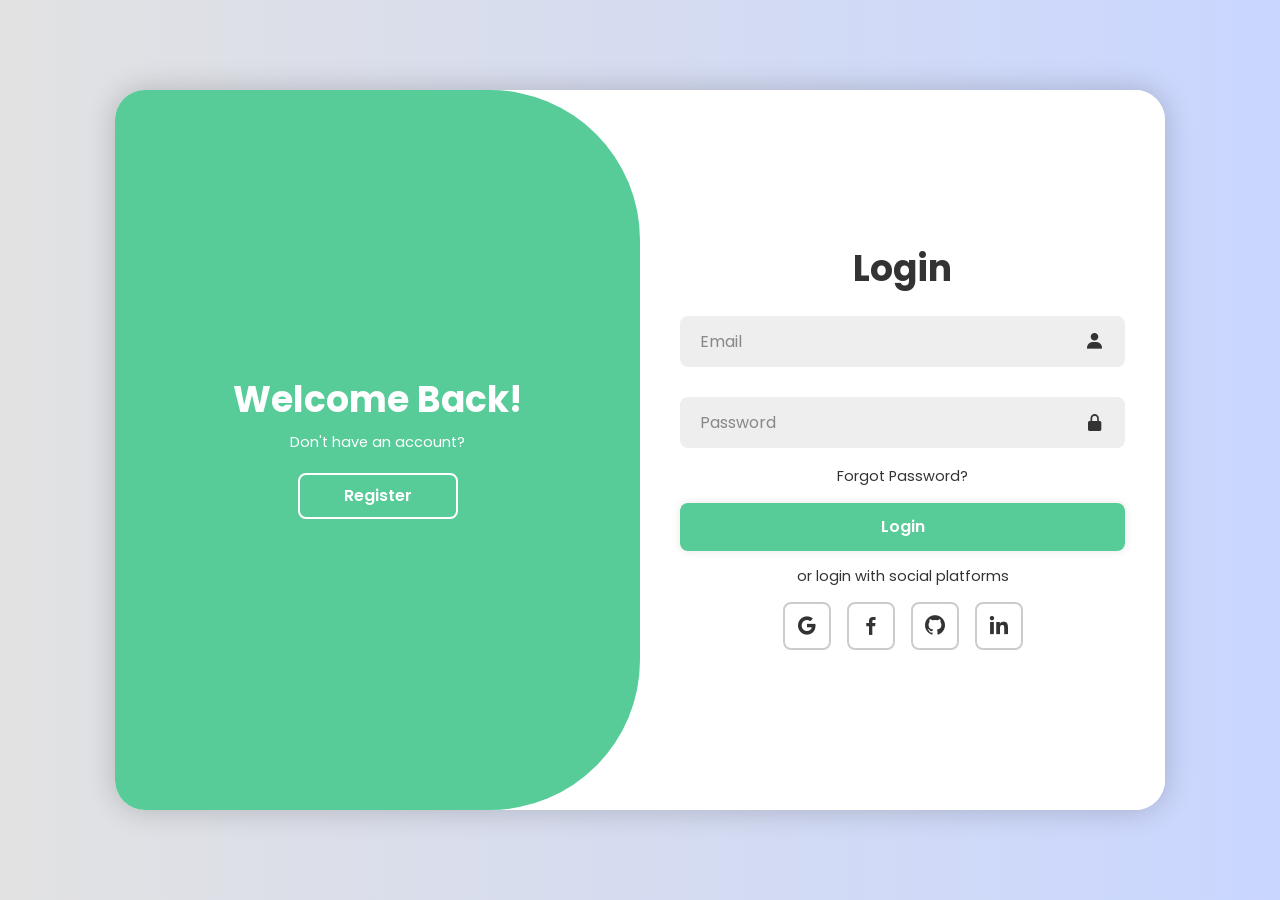
<file: becom.html>
<!DOCTYPE html>
<html lang="en">
<head>
    <meta charset="UTF-8">
    <meta name="viewport" content="width=device-width, initial-scale=1.0">
    <title>Login/Signup Form</title>
    <link rel="stylesheet" href="CSS/becom.css">
    <link rel="stylesheet" href="becom.js">
    <link href='https://unpkg.com/boxicons@2.1.4/css/boxicons.min.css' rel='stylesheet'>
</head>
  <body>
      <div class="container">
          <div class="form-box login">
            <form action="login.php" method="post">               
                <h1>Login</h1>
                <div class="input-box">
                    <input type="email" name="email" placeholder="Email" required>
                    <i class='bx bxs-user'></i>
                </div>
                <div class="input-box">
                    <input type="password" name="password" placeholder="Password" required>
                    <i class='bx bxs-lock-alt' ></i>
                </div>
                <div class="forgot-link">
                    <a href="#">Forgot Password?</a>
                </div>
                <button type="submit" class="btn">Login</button>
                  <p>or login with social platforms</p>
                  <div class="social-icons">
                      <a href="#"><i class='bx bxl-google' ></i></a>
                      <a href="#"><i class='bx bxl-facebook' ></i></a>
                      <a href="https://github.com/achraf-hadidane"><i class='bx bxl-github' ></i></a>
                      <a href="#"><i class='bx bxl-linkedin' ></i></a>
                  </div>
              </form>
          </div>

          <div class="form-box register">
              <form action="register.php" method="post" enctype="multipart/form-data">
                  <h1>Become A Tasker</h1>
                  <div class="input-box">
                      <input type="text" name="username" placeholder="Username" required>
                      <i class='bx bxs-user'></i>
                  </div>
                  <div class="input-box">
                      <input type="email" name="email" placeholder="Email" required>
                      <i class='bx bxs-envelope' ></i>
                  </div>
                  <div class="input-box">
                      <input type="password" name="password" placeholder="Password" required>
                      <i class='bx bxs-lock-alt' ></i>
                  </div>
                  <div class="input-box">
                    <input type="phone" name="phone" placeholder="Phone Number" required>
                    <i class='bx bxs-phone' ></i>  
                </div>
                <div class="input-box">
                    <input type="file" name="image" placeholder="Enter Picture" required>
                    <i class='bx bxs-image' ></i>  
                </div>
                
                <div class="input-box">
                    
                    <select id="city" name="city" required>
                        <option value="Adrar">Adrar</option>
                        <option value="Chlef">Chlef</option>
                        <optiontion value="Laghouat">Laghouat</option>
                        <option value="Oum El Bouaghi">Oum El Bouaghi</option>
                        <option value="Batna">Batna</option>
                        <option value="Béjaïa">Béjaïa</option>
                        <option value="Biskra">Biskra</option>
                        <option value="Béchar">Béchar</option>
                        <option value="Blida">Blida</option>
                        <option value="Bouira">Bouira</option>
                        <option value="Tamanrasset">Tamanrasset</option>
                        <option value="Tébessa">Tébessa</option>
                        <option value="Tlemcen">Tlemcen</option>
                        <option value="Tiaret">Tiaret</option>
                        <option value="Tizi Ouzou">Tizi Ouzou</option>
                        <option value="Alger">Alger</option>
                        <option value="Djelfa">Djelfa</option>
                        <option value="Jijel">Jijel</option>
                        <option value="Sétif">Sétif</option>
                        <option value="Saïda">Saïda</option>
                        <option value="Skikda">Skikda</option>
                        <option value="Sidi Bel Abbès">Sidi Bel Abbès</option>
                        <option value="Annaba">Annaba</option>
                        <option value="Guelma">Guelma</option>
                        <option value="Constantine">Constantine</option>
                        <option value="Médéa">Médéa</option>
                        <option value="Mostaganem">Mostaganem</option>
                        <option value="Mascara">Mascara</option>
                        <option value="Ouargla">Ouargla</option>
                        <option value="Oran">Oran</option>
                        <option value="El Bayadh">El Bayadh</option>
                        <option value="Illizi">Illizi</option>
                        <option value="Bordj Bou Arreridj" id="34">Bordj Bou Arreridj</option>
                        <option value="Boumerdès">Boumerdès</option>
                        <option value="El Tarf">El Tarf</option>
                    </select>
                     
                </div>
                <div class="input-box">
                    <select name="profession" required>
                        <option value="">Select Profession</option>
                        <option value="architect">Architect</option>
                        <option value="electrician">Electrician</option>
                        <option value="plumber">Plumber</option>
                        <option value="builder">Builder</option>
                        <option value="clean">House Cleaning</option>
                        <option value="Painting">Painting</option>
                    </select>
                    <i class='bx bxs-briefcase'></i>  
                </div>
                
                  <button  type="submit" onclick="document.location='confirm.html'" class="btn">Register</button>
                  <p>or register with social platforms</p>
                  <div class="social-icons">
                      <a href="#"><i class='bx bxl-google' ></i></a>
                      <a href="#"><i class='bx bxl-facebook' ></i></a>
                      <a href="#"><i class='bx bxl-github' ></i></a>
                      <a href="#"><i class='bx bxl-linkedin' ></i></a>
                  </div>
                                    
              </form>
          </div>

          <div class="toggle-box">
              <div class="toggle-panel toggle-left">
                  <h1>Welcome Back!</h1>
                  <p>Don't have an account?</p>
                  <button class="btn register-btn">Register</button>
              </div>

              <div class="toggle-panel toggle-right">
                <br>
                  <h1>Hello, Welcome!</h1>
                  <p>Already have an account?</p>
                  <button class="btn login-btn">Login</button>
              </div>
          </div>
      </div>

      <script src="becom.js"></script>
  </body>
</html>
</file>
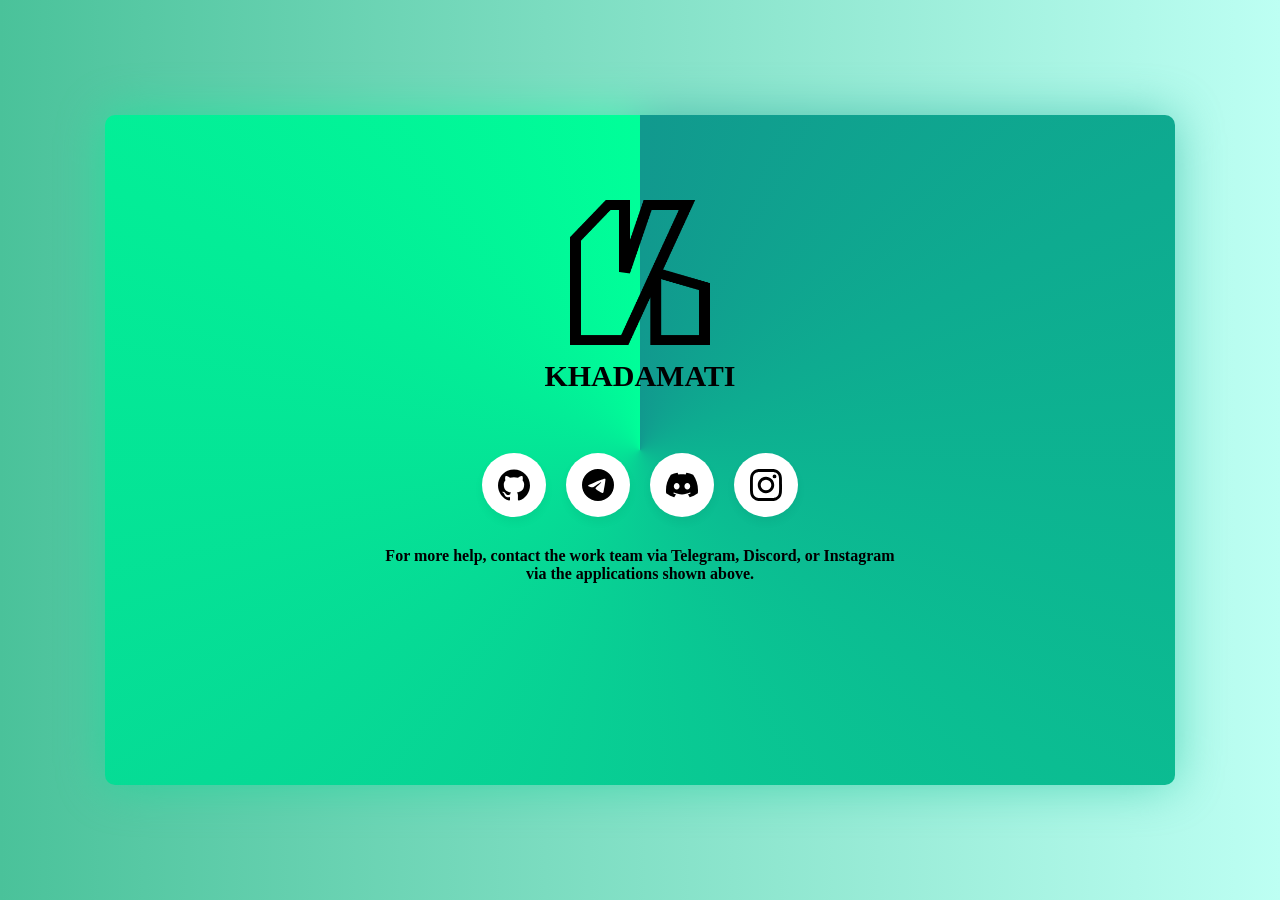
<file: conect.html>
<!DOCTYPE html>
<html lang="en">
<head>
    <meta charset="UTF-8">
    <meta name="viewport" content="width=device-width, initial-scale=1.0">
    <link rel="stylesheet" href="CSS/conect.css">

    <title>Khadamati</title>
</head>
<body>
    <section class="content">
        
        <div class="box">
            <div class="logo">
                <img src="imgs/Vector.png">
                <h2>KHADAMATI</h2>
                
            </div>
            <div class="socials-container">
                <a data-social="GitHub" style="--accent-color: black;" href="https://github.com/achraf-hadidane" >
                    <svg role="img" viewBox="0 0 24 24" xmlns="http://www.w3.org/2000/svg"><title>GitHub</title><path d="M12 .297c-6.63 0-12 5.373-12 12 0 5.303 3.438 9.8 8.205 11.385.6.113.82-.258.82-.577 0-.285-.01-1.04-.015-2.04-3.338.724-4.042-1.61-4.042-1.61C4.422 18.07 3.633 17.7 3.633 17.7c-1.087-.744.084-.729.084-.729 1.205.084 1.838 1.236 1.838 1.236 1.07 1.835 2.809 1.305 3.495.998.108-.776.417-1.305.76-1.605-2.665-.3-5.466-1.332-5.466-5.93 0-1.31.465-2.38 1.235-3.22-.135-.303-.54-1.523.105-3.176 0 0 1.005-.322 3.3 1.23.96-.267 1.98-.399 3-.405 1.02.006 2.04.138 3 .405 2.28-1.552 3.285-1.23 3.285-1.23.645 1.653.24 2.873.12 3.176.765.84 1.23 1.91 1.23 3.22 0 4.61-2.805 5.625-5.475 5.92.42.36.81 1.096.81 2.22 0 1.606-.015 2.896-.015 3.286 0 .315.21.69.825.57C20.565 22.092 24 17.592 24 12.297c0-6.627-5.373-12-12-12"/></svg>
                </a>
                <a data-social="Telegram" style="--accent-color:black;" href="https://t.me/+VyKCkonWtBJiODM0" >
                    <svg role="img" viewBox="0 0 24 24" xmlns="http://www.w3.org/2000/svg"><title>Telegram</title><path d="M11.944 0A12 12 0 0 0 0 12a12 12 0 0 0 12 12 12 12 0 0 0 12-12A12 12 0 0 0 12 0a12 12 0 0 0-.056 0zm4.962 7.224c.1-.002.321.023.465.14a.506.506 0 0 1 .171.325c.016.093.036.306.02.472-.18 1.898-.962 6.502-1.36 8.627-.168.9-.499 1.201-.82 1.23-.696.065-1.225-.46-1.9-.902-1.056-.693-1.653-1.124-2.678-1.8-1.185-.78-.417-1.21.258-1.91.177-.184 3.247-2.977 3.307-3.23.007-.032.014-.15-.056-.212s-.174-.041-.249-.024c-.106.024-1.793 1.14-5.061 3.345-.48.33-.913.49-1.302.48-.428-.008-1.252-.241-1.865-.44-.752-.245-1.349-.374-1.297-.789.027-.216.325-.437.893-.663 3.498-1.524 5.83-2.529 6.998-3.014 3.332-1.386 4.025-1.627 4.476-1.635z"/></svg>
                </a>
                <a data-social="Discord" style="--accent-color:black;" href="https://discord.gg/4r6vQJ8z" >
                    <svg role="img" viewBox="0 0 24 24" xmlns="http://www.w3.org/2000/svg"><title>Discord</title><path d="M20.317 4.3698a19.7913 19.7913 0 00-4.8851-1.5152.0741.0741 0 00-.0785.0371c-.211.3753-.4447.8648-.6083 1.2495-1.8447-.2762-3.68-.2762-5.4868 0-.1636-.3933-.4058-.8742-.6177-1.2495a.077.077 0 00-.0785-.037 19.7363 19.7363 0 00-4.8852 1.515.0699.0699 0 00-.0321.0277C.5334 9.0458-.319 13.5799.0992 18.0578a.0824.0824 0 00.0312.0561c2.0528 1.5076 4.0413 2.4228 5.9929 3.0294a.0777.0777 0 00.0842-.0276c.4616-.6304.8731-1.2952 1.226-1.9942a.076.076 0 00-.0416-.1057c-.6528-.2476-1.2743-.5495-1.8722-.8923a.077.077 0 01-.0076-.1277c.1258-.0943.2517-.1923.3718-.2914a.0743.0743 0 01.0776-.0105c3.9278 1.7933 8.18 1.7933 12.0614 0a.0739.0739 0 01.0785.0095c.1202.099.246.1981.3728.2924a.077.077 0 01-.0066.1276 12.2986 12.2986 0 01-1.873.8914.0766.0766 0 00-.0407.1067c.3604.698.7719 1.3628 1.225 1.9932a.076.076 0 00.0842.0286c1.961-.6067 3.9495-1.5219 6.0023-3.0294a.077.077 0 00.0313-.0552c.5004-5.177-.8382-9.6739-3.5485-13.6604a.061.061 0 00-.0312-.0286zM8.02 15.3312c-1.1825 0-2.1569-1.0857-2.1569-2.419 0-1.3332.9555-2.4189 2.157-2.4189 1.2108 0 2.1757 1.0952 2.1568 2.419 0 1.3332-.9555 2.4189-2.1569 2.4189zm7.9748 0c-1.1825 0-2.1569-1.0857-2.1569-2.419 0-1.3332.9554-2.4189 2.1569-2.4189 1.2108 0 2.1757 1.0952 2.1568 2.419 0 1.3332-.946 2.4189-2.1568 2.4189Z"/></svg>
                </a>
                <a data-social="Instagram" style="--accent-color:black;" href="https://www.instagram.com/achraf_hadidane/?hl=ar" >
                    <svg role="img" viewBox="0 0 24 24" xmlns="http://www.w3.org/2000/svg"><title>Instagram</title><path d="M7.0301.084c-1.2768.0602-2.1487.264-2.911.5634-.7888.3075-1.4575.72-2.1228 1.3877-.6652.6677-1.075 1.3368-1.3802 2.127-.2954.7638-.4956 1.6365-.552 2.914-.0564 1.2775-.0689 1.6882-.0626 4.947.0062 3.2586.0206 3.6671.0825 4.9473.061 1.2765.264 2.1482.5635 2.9107.308.7889.72 1.4573 1.388 2.1228.6679.6655 1.3365 1.0743 2.1285 1.38.7632.295 1.6361.4961 2.9134.552 1.2773.056 1.6884.069 4.9462.0627 3.2578-.0062 3.668-.0207 4.9478-.0814 1.28-.0607 2.147-.2652 2.9098-.5633.7889-.3086 1.4578-.72 2.1228-1.3881.665-.6682 1.0745-1.3378 1.3795-2.1284.2957-.7632.4966-1.636.552-2.9124.056-1.2809.0692-1.6898.063-4.948-.0063-3.2583-.021-3.6668-.0817-4.9465-.0607-1.2797-.264-2.1487-.5633-2.9117-.3084-.7889-.72-1.4568-1.3876-2.1228C21.2982 1.33 20.628.9208 19.8378.6165 19.074.321 18.2017.1197 16.9244.0645 15.6471.0093 15.236-.005 11.977.0014 8.718.0076 8.31.0215 7.0301.0839m.1402 21.6932c-1.17-.0509-1.8053-.2453-2.2287-.408-.5606-.216-.96-.4771-1.3819-.895-.422-.4178-.6811-.8186-.9-1.378-.1644-.4234-.3624-1.058-.4171-2.228-.0595-1.2645-.072-1.6442-.079-4.848-.007-3.2037.0053-3.583.0607-4.848.05-1.169.2456-1.805.408-2.2282.216-.5613.4762-.96.895-1.3816.4188-.4217.8184-.6814 1.3783-.9003.423-.1651 1.0575-.3614 2.227-.4171 1.2655-.06 1.6447-.072 4.848-.079 3.2033-.007 3.5835.005 4.8495.0608 1.169.0508 1.8053.2445 2.228.408.5608.216.96.4754 1.3816.895.4217.4194.6816.8176.9005 1.3787.1653.4217.3617 1.056.4169 2.2263.0602 1.2655.0739 1.645.0796 4.848.0058 3.203-.0055 3.5834-.061 4.848-.051 1.17-.245 1.8055-.408 2.2294-.216.5604-.4763.96-.8954 1.3814-.419.4215-.8181.6811-1.3783.9-.4224.1649-1.0577.3617-2.2262.4174-1.2656.0595-1.6448.072-4.8493.079-3.2045.007-3.5825-.006-4.848-.0608M16.953 5.5864A1.44 1.44 0 1 0 18.39 4.144a1.44 1.44 0 0 0-1.437 1.4424M5.8385 12.012c.0067 3.4032 2.7706 6.1557 6.173 6.1493 3.4026-.0065 6.157-2.7701 6.1506-6.1733-.0065-3.4032-2.771-6.1565-6.174-6.1498-3.403.0067-6.156 2.771-6.1496 6.1738M8 12.0077a4 4 0 1 1 4.008 3.9921A3.9996 3.9996 0 0 1 8 12.0077"/></svg>
                </a>
               
            </div>
            <div class="text">
                <h1>
                    For more help, contact the work team via Telegram, Discord, or Instagram <br> via the applications shown above.
                </h1>
            </div>
            
        </div>
    </section>
</body>
</html>
</file>
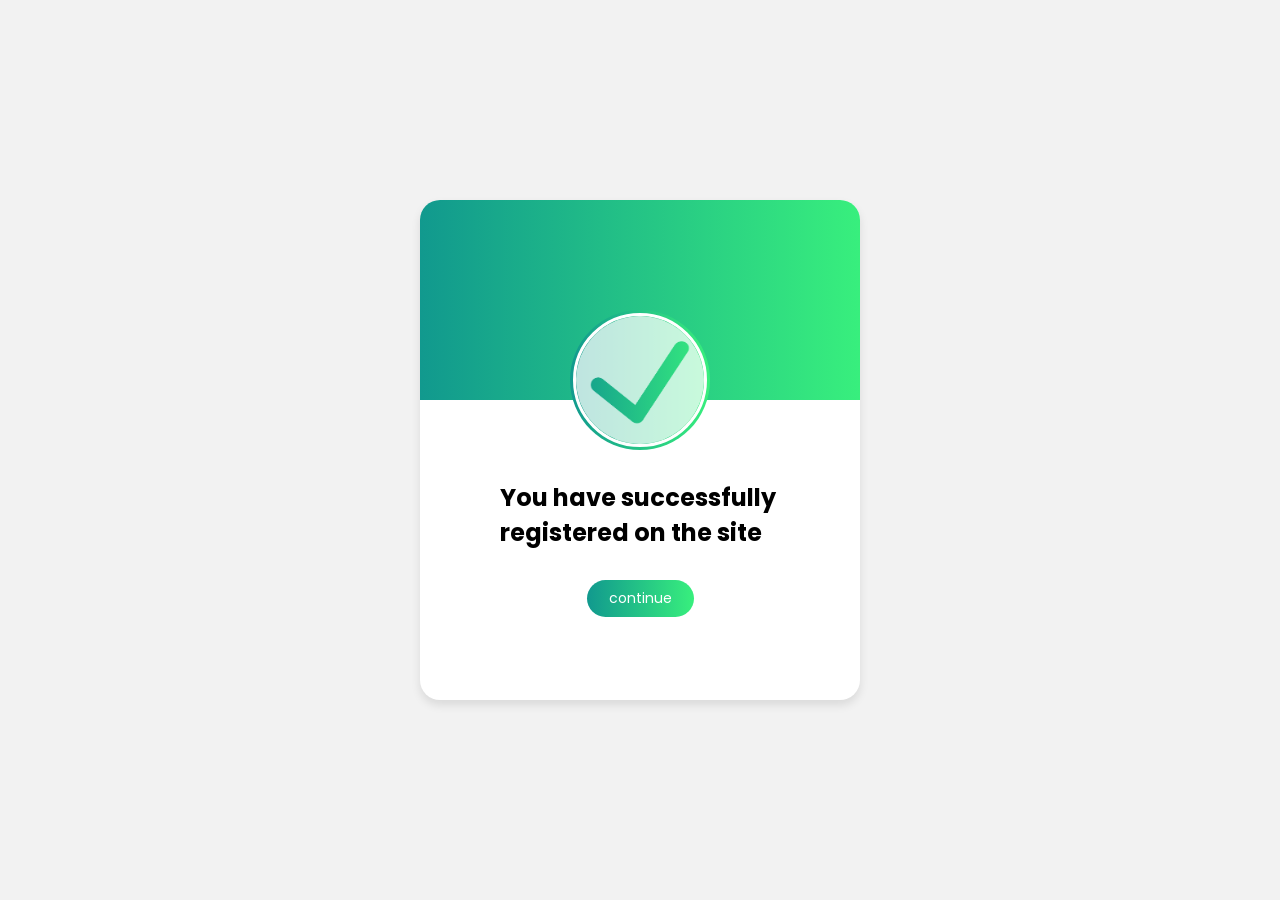
<file: confirm.html>
<!DOCTYPE html>
<html lang="en">

<head>
  <meta charset="UTF-8" />
  <meta name="viewport" content="width=device-width, initial-scale=1.0" />
  <title>Card with Sliding Feature</title>
  <!-- ===== Link Swiper's CSS ===== -->
  <link rel="stylesheet" href="https://unpkg.com/swiper/swiper-bundle.min.css" />
  <!-- ===== Fontawesome CDN Link ===== -->
  <link rel="stylesheet" href="https://cdnjs.cloudflare.com/ajax/libs/font-awesome/6.0.0-beta3/css/all.min.css" />
  <!-- ===== CSS ===== -->
  <link rel="stylesheet" href="CSS/confirm.css">
</head>

<body>
  <section>
    <div class="swiper-slide card">
      <div class="card-content">
        <div class="image">
          <img src="imgs/aaa.png" alt="Profile Image 1" />
        </div>
        <div class="text">
          <h1>You have successfully registered on the site</h1>
        </div>
        <div class="button">
          <button onclick="document.location='index.html'" class="aboutMe">continue</button>
          
        </div>
      </div>
    </div>
    </div>

  </section>
</body>

</html>
</file>
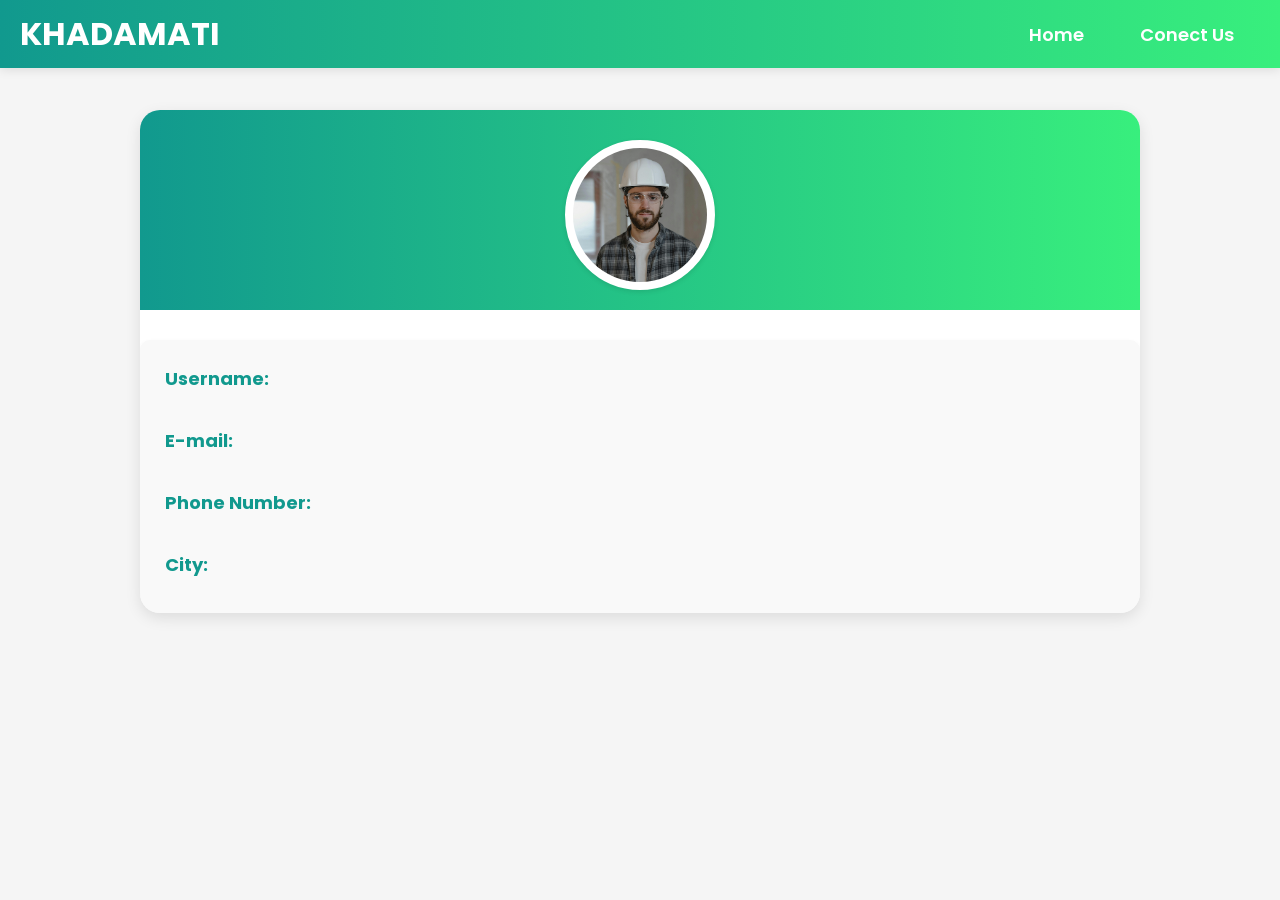
<file: information.html>
<!DOCTYPE html>
<html lang="en">

<head>
    <meta charset="UTF-8" />
    <meta name="viewport" content="width=device-width, initial-scale=1.0" />
    <title>Card with Sliding Feature</title>
    <!-- ===== Link Swiper's CSS ===== -->
    <link rel="stylesheet" href="https://unpkg.com/swiper/swiper-bundle.min.css" />
    <!-- ===== Fontawesome CDN Link ===== -->
    <link rel="stylesheet" href="https://cdnjs.cloudflare.com/ajax/libs/font-awesome/6.0.0-beta3/css/all.min.css" />
    <!-- ===== CSS ===== -->
    <link rel="stylesheet" href="CSS/information.css">
</head>

<body>
    <section>

        <nav>
            <h2>KHADAMATI</h2>
            <ul>
                <li><a href="index.html">Home </a></li>

                <li><a href="conect.html">Conect Us</a></li>
            </ul>
        </nav>



        <div class="swiper-slide card">

            <div class="card-content">
                <div class="image">
                    <img src="imgs/ar.png" alt="Profile Image 1" />
                </div>
            </div>
            <div class="text">
            
            <h3>Username:</h3>
            <br>
            <h3>E-mail:</h3>
            <br>
            <h3>Phone Number:</h3>
            <br>
            <h3>City:</h3>
            </div>
        </div>
        </div>

    </section>
</body>

</html>
</file>
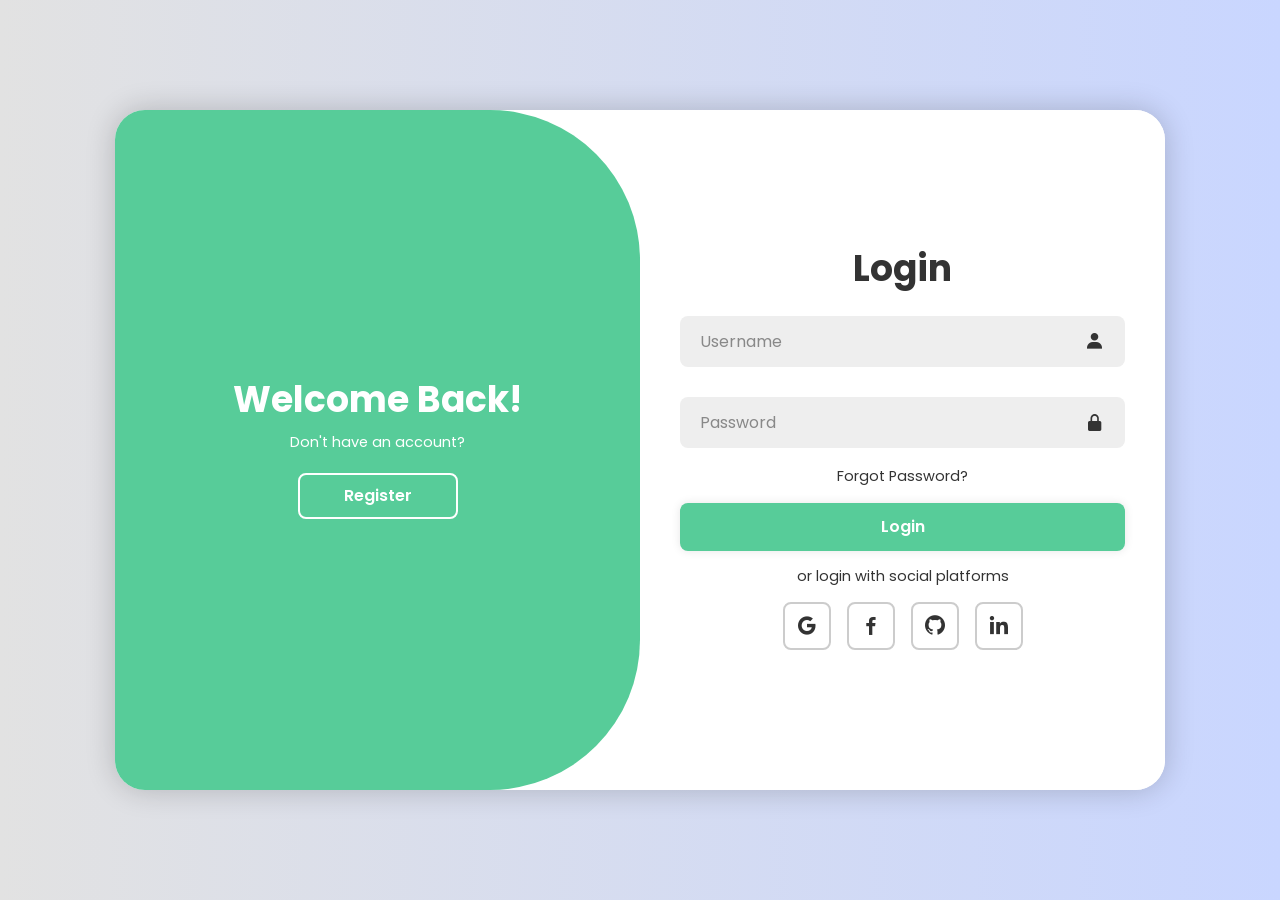
<file: SignUp_LogIn_Form.html>
<!DOCTYPE html>
<html lang="en">
<head>
    <meta charset="UTF-8">
    <meta name="viewport" content="width=device-width, initial-scale=1.0">
    <title>Login/Signup Form</title>
    <link rel="stylesheet" href="CSS/SignUp_LogIn_Form.css">
    <link rel="stylesheet" href="SignUp_LogIn_Form.js">
    <link href='https://unpkg.com/boxicons@2.1.4/css/boxicons.min.css' rel='stylesheet'>
</head>
  <body>
      <div class="container">
          <div class="form-box login">
              <form action="#"> 
                  <h1>Login</h1>
                  <div class="input-box">
                      <input type="text" placeholder="Username" required>
                      <i class='bx bxs-user'></i>
                  </div>
                  <div class="input-box">
                      <input type="password" placeholder="Password" required>
                      <i class='bx bxs-lock-alt' ></i>
                  </div>
                  <div class="forgot-link">
                      <a href="#">Forgot Password?</a>
                  </div>
                  <button type="submit" class="btn">Login</button>
                  <p>or login with social platforms</p>
                  <div class="social-icons">
                      <a href="#"><i class='bx bxl-google' ></i></a>
                      <a href="#"><i class='bx bxl-facebook' ></i></a>
                      <a href="https://github.com/achraf-hadidane"><i class='bx bxl-github' ></i></a>
                      <a href="#"><i class='bx bxl-linkedin' ></i></a>
                  </div>
              </form>
          </div>

          <div class="form-box register">
              <form action="#">
                  <h1>Become A Tasker</h1>
                  <div class="input-box">
                      <input type="text" placeholder="Username" required>
                      <i class='bx bxs-user'></i>
                  </div>
                  <div class="input-box">
                      <input type="email" placeholder="Email" required>
                      <i class='bx bxs-envelope' ></i>
                  </div>
                  <div class="input-box">
                      <input type="password" placeholder="Password" required>
                      <i class='bx bxs-lock-alt' ></i>
                  </div>
                  <div class="input-box">
                    <input type="phone" placeholder="Phone Number" required>
                    <i class='bx bxs-phone' ></i>  
                </div>
                <div class="input-box">
                    <input type="file" placeholder="Enter Picture" required>
                    <i class='bx bxs-image' ></i>  
                </div>
                <div class="input-box">
                    
                    <select id="city" name="city" required>
                        <option value="Adrar">Adrar</option>
                        <option value="Chlef">Chlef</option>
                        <optiontion value="Laghouat">Laghouat</option>
                        <option value="Oum El Bouaghi">Oum El Bouaghi</option>
                        <option value="Batna">Batna</option>
                        <option value="Béjaïa">Béjaïa</option>
                        <option value="Biskra">Biskra</option>
                        <option value="Béchar">Béchar</option>
                        <option value="Blida">Blida</option>
                        <option value="Bouira">Bouira</option>
                        <option value="Tamanrasset">Tamanrasset</option>
                        <option value="Tébessa">Tébessa</option>
                        <option value="Tlemcen">Tlemcen</option>
                        <option value="Tiaret">Tiaret</option>
                        <option value="Tizi Ouzou">Tizi Ouzou</option>
                        <option value="Alger">Alger</option>
                        <option value="Djelfa">Djelfa</option>
                        <option value="Jijel">Jijel</option>
                        <option value="Sétif">Sétif</option>
                        <option value="Saïda">Saïda</option>
                        <option value="Skikda">Skikda</option>
                        <option value="Sidi Bel Abbès">Sidi Bel Abbès</option>
                        <option value="Annaba">Annaba</option>
                        <option value="Guelma">Guelma</option>
                        <option value="Constantine">Constantine</option>
                        <option value="Médéa">Médéa</option>
                        <option value="Mostaganem">Mostaganem</option>
                        <option value="Mascara">Mascara</option>
                        <option value="Ouargla">Ouargla</option>
                        <option value="Oran">Oran</option>
                        <option value="El Bayadh">El Bayadh</option>
                        <option value="Illizi">Illizi</option>
                        <option value="Bordj Bou Arreridj" id="34">Bordj Bou Arreridj</option>
                        <option value="Boumerdès">Boumerdès</option>
                        <option value="El Tarf">El Tarf</option>
                    </select>
                     
                </div>
                
                  <button  type="submit" onclick="document.location='confirm.html'" class="btn">Register</button>
                  <p>or register with social platforms</p>
                  <div class="social-icons">
                      <a href="#"><i class='bx bxl-google' ></i></a>
                      <a href="#"><i class='bx bxl-facebook' ></i></a>
                      <a href="#"><i class='bx bxl-github' ></i></a>
                      <a href="#"><i class='bx bxl-linkedin' ></i></a>
                  </div>
                                    
              </form>
          </div>

          <div class="toggle-box">
              <div class="toggle-panel toggle-left">
                  <h1>Welcome Back!</h1>
                  <p>Don't have an account?</p>
                  <button class="btn register-btn">Register</button>
              </div>

              <div class="toggle-panel toggle-right">
                <br>
                  <h1>Hello, Welcome!</h1>
                  <p>Already have an account?</p>
                  <button class="btn login-btn">Login</button>
              </div>
          </div>
      </div>

      <script src="SignUp_LogIn_Form.js"></script>
  </body>
</html>
</file>
<file: CSS/becom.css>
@import url('https://fonts.googleapis.com/css2?family=Poppins:ital,wght@0,100;0,200;0,300;0,400;0,500;0,600;0,700;0,800;0,900;1,100;1,200;1,300;1,400;1,500;1,600;1,700;1,800;1,900&display=swap');

*{
    margin: 0;
    padding: 0;
    box-sizing: border-box;
    font-family: "Poppins", sans-serif;
    text-decoration: none;
    list-style: none;
}

body{
    display: flex;
    justify-content: center;
    align-items: center;
    min-height: 100vh;
    background: linear-gradient(90deg, #e2e2e2, #c9d6ff);
}

.container{
    position: relative;
    width: 1050px;
    height: 720px;
    background: #fff;
    margin: 20px;
    border-radius: 30px;
    box-shadow: 0 0 30px rgba(0, 0, 0, .2);
    overflow: hidden;
}

    .container h1{
        font-size: 36px;
        margin: -10px 0;
    }

    .container p{
        font-size: 14.5px;
        margin: 15px 0;
    }

form{ width: 100%; }

.form-box{
    position: absolute;
    right: 0;
    width: 50%;
    height: 100%;
    background: #fff;
    display: flex;
    align-items: center;
    color: #333;
    text-align: center;
    padding: 40px;
    z-index: 1;
    transition: .6s ease-in-out 1.2s, visibility 0s 1s;
}

    .container.active .form-box{ right: 50%; }

    .form-box.register{ visibility: hidden; }
        .container.active .form-box.register{ visibility: visible; }

.input-box{
    position: relative;
    margin: 30px 0;
}

    .input-box input{
        width: 100%;
        padding: 13px 50px 13px 20px;
        background: #eee;
        border-radius: 8px;
        border: none;
        outline: none;
        font-size: 16px;
        color: #333;
        font-weight: 500;
    }

        .input-box input::placeholder{
            color: #888;
            font-weight: 400;
        }
    
    .input-box i{
        position: absolute;
        right: 20px;
        top: 50%;
        transform: translateY(-50%);
        font-size: 20px;
    }

.forgot-link{ margin: -15px 0 15px; }
    .forgot-link a{
        font-size: 14.5px;
        color: #333;
    }

.btn{
    width: 100%;
    height: 48px;
    background: #57CC99;
    border-radius: 8px;
    box-shadow: 0 0 10px rgba(0, 0, 0, .1);
    border: none;
    cursor: pointer;
    font-size: 16px;
    color: #fff;
    font-weight: 600;
}

.social-icons{
    display: flex;
    justify-content: center;

}

.social-icons a{
        display: inline-flex;
        padding: 10px;
        border: 2px solid #ccc;
        border-radius: 8px;
        font-size: 24px;
        color: #333;
        margin: 0 8px;
}

.toggle-box{
    position: absolute;
    width: 100%;
    height: 100%;
}

    .toggle-box::before{
        content: '';
        position: absolute;
        left: -250%;
        width: 300%;
        height: 100%;
        background: #57CC99;
        border-radius: 150px;
        z-index: 2;
        transition: 1.8s ease-in-out;
    }

        .container.active .toggle-box::before{ left: 50%; }

.toggle-panel{
    position: absolute;
    width: 50%;
    height: 100%;
    color: #fff;
    display: flex;
    flex-direction: column;
    justify-content: center;
    align-items: center;
    z-index: 2;
    transition: .6s ease-in-out;
}

    .toggle-panel.toggle-left{ 
        left: 0;
        transition-delay: 1.2s; 
    }
        .container.active .toggle-panel.toggle-left{
            left: -50%;
            transition-delay: .6s;
        }

    .toggle-panel.toggle-right{ 
        right: -50%;
        transition-delay: .6s;
    }
        .container.active .toggle-panel.toggle-right{
            right: 0;
            transition-delay: 1.2s;
        }

    .toggle-panel p{ margin-bottom: 20px; }

    .toggle-panel .btn{
        width: 160px;
        height: 46px;
        background: transparent;
        border: 2px solid #fff;
        box-shadow: none;
    }

@media screen and (max-width: 650px){
    .container{ height: calc(100vh - 40px); }

    .form-box{
        bottom: 0;
        width: 100%;
        height: 70%;
    }

        .container.active .form-box{
            right: 0;
            bottom: 30%;
        }

    .toggle-box::before{
        left: 0;
        top: -270%;
        width: 100%;
        height: 300%;
        border-radius: 20vw;
    }

        .container.active .toggle-box::before{
            left: 0;
            top: 70%;
        }

        .container.active .toggle-panel.toggle-left{
            left: 0;
            top: -30%;
        }

    .toggle-panel{ 
        width: 100%;
        height: 30%;
    }
        .toggle-panel.toggle-left{ top: 0; }
        .toggle-panel.toggle-right{
            right: 0;
            bottom: -30%;
        }

            .container.active .toggle-panel.toggle-right{ bottom: 0; }
}

@media screen and (max-width: 400px){
    .form-box { padding: 20px; }

    .toggle-panel h1{font-size: 30px; }
}
</file>
<file: CSS/conect.css>
*{
    padding: 0;
    margin: 0;
}


.content{
    
    z-index: -100;
    background-color:-webkit-linear-gradient(to right, #4ac29a, #bdfff3);
    background: linear-gradient(to right, #4ac29a, #bdfff3);;
    min-height: 100vh;
    align-content: center;
}
.box img{
    margin-top: 50px;
}
.box{
    width: 1000px;
    height: 600px;
    margin: 0 auto;
    padding: 2em;
    z-index: 22;
    text-align: center;
    border-radius: 10px;
    position: relative;
  }
  
  @property --angle{
    syntax: "<angle>";
    initial-value: 0deg;
    inherits: false;
  }
  
  .box::after, .box::before{
    content: '';
    position: absolute;
    height: 100%;
    width: 100%;
    background-image: conic-gradient(from var(--angle), #11998e, #00ff99);
    top: 50%;
    left: 50%;
    translate: -50% -50%;
    z-index: -1;
    padding: 3px;
    border-radius: 10px;
    animation: 3s spin linear infinite;
  }
  .box::before{
    filter: blur(1.5rem);
    opacity: 0.5;
  }
  @keyframes spin{
    from{
      --angle: 0deg;
    }
    to{
      --angle: 360deg;
    }
  }
 
  .socials-container{
    margin-top: 60px;
    justify-content: center;
    display: flex;
    gap: 20px;
  }
  .socials-container a{
    background-color: white;
    padding: 1em;
    border-radius: 50%;
    height: 64px;
    width: 64px;
    box-sizing: border-box;
    flex-shrink: 0;
    display: grid;
    place-items: center;
    box-shadow: 0 5px 10px rgba(0, 0, 0, 0.05);
  }
  .socials-container a svg{
    height: 32px;
  }
  .socials-container a::before{
    content: attr(data-social);
    position: absolute;
    background-color: var(--accent-color);
    color: white;
    text-decoration: none;
    padding: 0.5em 1em;
    border-radius: 100px;
    box-shadow: 0 5px 10px rgba(0, 0, 0, 0.05);
    transform: translateY(-30px) rotate(25deg);
    opacity: 0;
    transition: 200ms cubic-bezier(.42,0,.44,1.68);
  }
  .socials-container a:hover{
    background-color: var(--accent-color);
    fill: white;
  }
  .socials-container a::after{
    content: '';
    position: absolute;
    height: 0;
    width: 0;
    border-left: 8px solid transparent;
    border-right: 8px solid transparent;
    border-top: 10px solid var(--accent-color);
    transform: translateY(0) rotate(25deg);
    opacity: 0;
    transition: 200ms cubic-bezier(.42,0,.44,1.68);
  }
  .socials-container a:hover::before{
    transform: translateY(-65px) rotate(0);
    opacity: 1;
  }
  .socials-container a:hover::after{
    transform: translateY(-42px) rotate(0);
    opacity: 1;
  }
  
  /*--------------------------------------------------------------*/
  .text h1{
    margin-top: 30px;
    color: black;
    z-index: 99999;
    font-size: 16px;
  }
  .logo h2{
    font-size: 30px;
    margin-top: 10px;
    color: black;
  }
  .logo img{
    height: 145px;
    width: 140px;
  }
</file>
<file: CSS/confirm.css>
/* === Google Font Import - Poppins === */
@import url('https://fonts.googleapis.com/css2?family=Poppins:wght@300;400;500;600;700&display=swap');

* {
  margin: 0;
  padding: 0;
  box-sizing: border-box;
  font-family: 'Poppins', sans-serif;
}

body {
  height: 100vh;
  display: flex;
  align-items: center;
  justify-content: center;
  background: #f2f2f2;
}

section {
  position: relative;
  height: 500px;
  padding: 15px;
  padding: 0 70px;
  max-width: 580px;
  width: 100%;
  display: flex;
  align-items: center;
}

.card {
  position: relative;
  background: #fff;
  border-radius: 20px;
  margin: 20px 0;
  box-shadow: 0 5px 10px rgba(0, 0, 0, 0.1);
}

.card::before {
  content: "";
  position: absolute;
  height: 40%;
  width: 100%;
  background: -webkit-linear-gradient(to right, #11998e, #38ef7d);
  background: linear-gradient(to right, #11998e, #38ef7d);;
  border-radius: 20px 20px 0 0;
}

.card .card-content {
  display: flex;
  flex-direction: column;
  align-items: center;
  padding: 30px;
  position: relative;
  z-index: 100;
}

section .card .image {
  margin-top: 80px;
  height: 140px;
  width: 140px;
  border-radius: 50%;
  padding: 3px;
  background: -webkit-linear-gradient(to right, #11998e, #38ef7d);
  background: linear-gradient(to right, #11998e, #38ef7d);;
}

section .card .image img {
  height: 100%;
  width: 100%;
  object-fit: cover;
  border-radius: 50%;
  border: 3px solid #fff;
}
.text{
  margin-top: 30px;
  margin-left: 50px;
}
.card .button {
  margin-top: 30px;
}
.card .button button {
  background:-webkit-linear-gradient(to right, #11998e, #38ef7d);
  background: linear-gradient(to right, #11998e, #38ef7d);;
  outline: none;
  border: none;
  color: #fff;
  padding: 8px 22px;
  border-radius: 20px;
  font-size: 14px;
  transition: all 0.3s ease;
  cursor: pointer;
}

.button button:hover {
  background: black;
}
/* Responsive media query code for small screens */
@media (max-width: 768px) {
  section {
    padding: 15px;
  }

  .swiper-button-next,
  .swiper-button-prev {
    display: none;
  }
}
</file>
<file: CSS/information.css>
@import url('https://fonts.googleapis.com/css2?family=Poppins:wght@300;400;500;600;700&display=swap');

* {
  margin: 0;
  padding: 0;
  box-sizing: border-box;
  font-family: 'Poppins', sans-serif;
}

nav {
  position: fixed;
  top: 0;
  left: 0;
  width: 100%;
  background: linear-gradient(to right, #11998e, #38ef7d);
  padding: 10px 20px;
  display: flex;
  justify-content: space-between;
  align-items: center;
  z-index: 1000;
  box-shadow: 0 2px 10px rgba(0, 0, 0, 0.1);
}

nav ul li {
  list-style-type: none;
  display: inline-block;
  margin: 0 1rem;
}

nav ul li a {
  color: #fff;
  text-decoration: none;
  font-size: 18px;
  transition: 0.3s;
  font-weight: 600;
  padding: 5px 10px;
  border-radius: 5px;
}

nav ul li a:hover {
  color: black;
  background: rgba(255, 255, 255, 0.2);
}

h2 {
  font-size: 2rem;
  color: #ffffff;
  cursor: pointer;
}

body {
  min-height: 100vh;
  background: #f5f5f5;
  padding-top: 70px;
}

section {
  padding: 20px;
  max-width: 1200px;
  width: 100%;
  margin: 0 auto;
}

.card {
  position: relative;
  background: #fff;
  border-radius: 20px;
  margin: 20px auto;
  box-shadow: 0 5px 15px rgba(0, 0, 0, 0.1);
  max-width: 1000px;
  overflow: hidden;
}

.card::before {
  content: "";
  position: absolute;
  height: 200px;
  width: 100%;
  background: linear-gradient(to right, #11998e, #38ef7d);
}

.card .card-content {
  display: flex;
  flex-direction: column;
  align-items: center;
  padding: 30px;
  position: relative;
  z-index: 100;
}

.profile-header {
  display: flex;
  flex-direction: column;
  align-items: center;
  margin-bottom: 30px;
}

section .card .image {
  height: 150px;
  width: 150px;
  border-radius: 50%;
  padding: 3px;
  background: #fff;
  border: 5px solid #fff;
  box-shadow: 0 2px 5px rgba(0, 0, 0, 0.1);
  margin-bottom: 20px;
}

section .card .image img {
  height: 100%;
  width: 100%;
  object-fit: cover;
  border-radius: 50%;
}

.profile-details {
  display: flex;
  flex-wrap: wrap;
  justify-content: center;
  gap: 40px;
  width: 100%;
}

.text {
  flex: 1;
  min-width: 300px;
  background: #f9f9f9;
  padding: 25px;
  border-radius: 10px;
  box-shadow: 0 2px 5px rgba(0, 0, 0, 0.05);
}

.text h3 {
  color: #11998e;
  margin-bottom: 10px;
  font-size: 18px;
}

.text p {
  margin-bottom: 20px;
  color: #555;
  font-size: 16px;
}

.user-image {
  flex: 1;
  min-width: 300px;
  display: flex;
  justify-content: center;
  align-items: flex-start;
}

.user-image img {
  max-width: 100%;
  height: auto;
  border-radius: 10px;
  box-shadow: 0 3px 10px rgba(0, 0, 0, 0.1);
}

.no-user {
  text-align: center;
  padding: 50px;
  color: #555;
}

/* Responsive design */
@media (max-width: 768px) {
  nav {
    padding: 10px;
  }
  
  nav ul li {
    margin: 0 0.5rem;
  }
  
  .profile-details {
    flex-direction: column;
    gap: 20px;
  }
  
  .text, .user-image {
    min-width: 100%;
  }
  
  section {
    padding: 10px;
  }
}
</file>
<file: CSS/SignUp_LogIn_Form.css>
@import url('https://fonts.googleapis.com/css2?family=Poppins:ital,wght@0,100;0,200;0,300;0,400;0,500;0,600;0,700;0,800;0,900;1,100;1,200;1,300;1,400;1,500;1,600;1,700;1,800;1,900&display=swap');

*{
    margin: 0;
    padding: 0;
    box-sizing: border-box;
    font-family: "Poppins", sans-serif;
    text-decoration: none;
    list-style: none;
}

body{
    display: flex;
    justify-content: center;
    align-items: center;
    min-height: 100vh;
    background: linear-gradient(90deg, #e2e2e2, #c9d6ff);
}

.container{
    position: relative;
    width: 1050px;
    height: 680px;
    background: #fff;
    margin: 20px;
    border-radius: 30px;
    box-shadow: 0 0 30px rgba(0, 0, 0, .2);
    overflow: hidden;
}

    .container h1{
        font-size: 36px;
        margin: -10px 0;
    }

    .container p{
        font-size: 14.5px;
        margin: 15px 0;
    }

form{ width: 100%; }

.form-box{
    position: absolute;
    right: 0;
    width: 50%;
    height: 100%;
    background: #fff;
    display: flex;
    align-items: center;
    color: #333;
    text-align: center;
    padding: 40px;
    z-index: 1;
    transition: .6s ease-in-out 1.2s, visibility 0s 1s;
}

    .container.active .form-box{ right: 50%; }

    .form-box.register{ visibility: hidden; }
        .container.active .form-box.register{ visibility: visible; }

.input-box{
    position: relative;
    margin: 30px 0;
}

    .input-box input{
        width: 100%;
        padding: 13px 50px 13px 20px;
        background: #eee;
        border-radius: 8px;
        border: none;
        outline: none;
        font-size: 16px;
        color: #333;
        font-weight: 500;
    }

        .input-box input::placeholder{
            color: #888;
            font-weight: 400;
        }
    
    .input-box i{
        position: absolute;
        right: 20px;
        top: 50%;
        transform: translateY(-50%);
        font-size: 20px;
    }

.forgot-link{ margin: -15px 0 15px; }
    .forgot-link a{
        font-size: 14.5px;
        color: #333;
    }

.btn{
    width: 100%;
    height: 48px;
    background: #57CC99;
    border-radius: 8px;
    box-shadow: 0 0 10px rgba(0, 0, 0, .1);
    border: none;
    cursor: pointer;
    font-size: 16px;
    color: #fff;
    font-weight: 600;
}

.social-icons{
    display: flex;
    justify-content: center;

}

.social-icons a{
        display: inline-flex;
        padding: 10px;
        border: 2px solid #ccc;
        border-radius: 8px;
        font-size: 24px;
        color: #333;
        margin: 0 8px;
}

.toggle-box{
    position: absolute;
    width: 100%;
    height: 100%;
}

    .toggle-box::before{
        content: '';
        position: absolute;
        left: -250%;
        width: 300%;
        height: 100%;
        background: #57CC99;
        border-radius: 150px;
        z-index: 2;
        transition: 1.8s ease-in-out;
    }

        .container.active .toggle-box::before{ left: 50%; }

.toggle-panel{
    position: absolute;
    width: 50%;
    height: 100%;
    color: #fff;
    display: flex;
    flex-direction: column;
    justify-content: center;
    align-items: center;
    z-index: 2;
    transition: .6s ease-in-out;
}

    .toggle-panel.toggle-left{ 
        left: 0;
        transition-delay: 1.2s; 
    }
        .container.active .toggle-panel.toggle-left{
            left: -50%;
            transition-delay: .6s;
        }

    .toggle-panel.toggle-right{ 
        right: -50%;
        transition-delay: .6s;
    }
        .container.active .toggle-panel.toggle-right{
            right: 0;
            transition-delay: 1.2s;
        }

    .toggle-panel p{ margin-bottom: 20px; }

    .toggle-panel .btn{
        width: 160px;
        height: 46px;
        background: transparent;
        border: 2px solid #fff;
        box-shadow: none;
    }

@media screen and (max-width: 650px){
    .container{ height: calc(100vh - 40px); }

    .form-box{
        bottom: 0;
        width: 100%;
        height: 70%;
    }

        .container.active .form-box{
            right: 0;
            bottom: 30%;
        }

    .toggle-box::before{
        left: 0;
        top: -270%;
        width: 100%;
        height: 300%;
        border-radius: 20vw;
    }

        .container.active .toggle-box::before{
            left: 0;
            top: 70%;
        }

        .container.active .toggle-panel.toggle-left{
            left: 0;
            top: -30%;
        }

    .toggle-panel{ 
        width: 100%;
        height: 30%;
    }
        .toggle-panel.toggle-left{ top: 0; }
        .toggle-panel.toggle-right{
            right: 0;
            bottom: -30%;
        }

            .container.active .toggle-panel.toggle-right{ bottom: 0; }
}

@media screen and (max-width: 400px){
    .form-box { padding: 20px; }

    .toggle-panel h1{font-size: 30px; }
}
</file>
